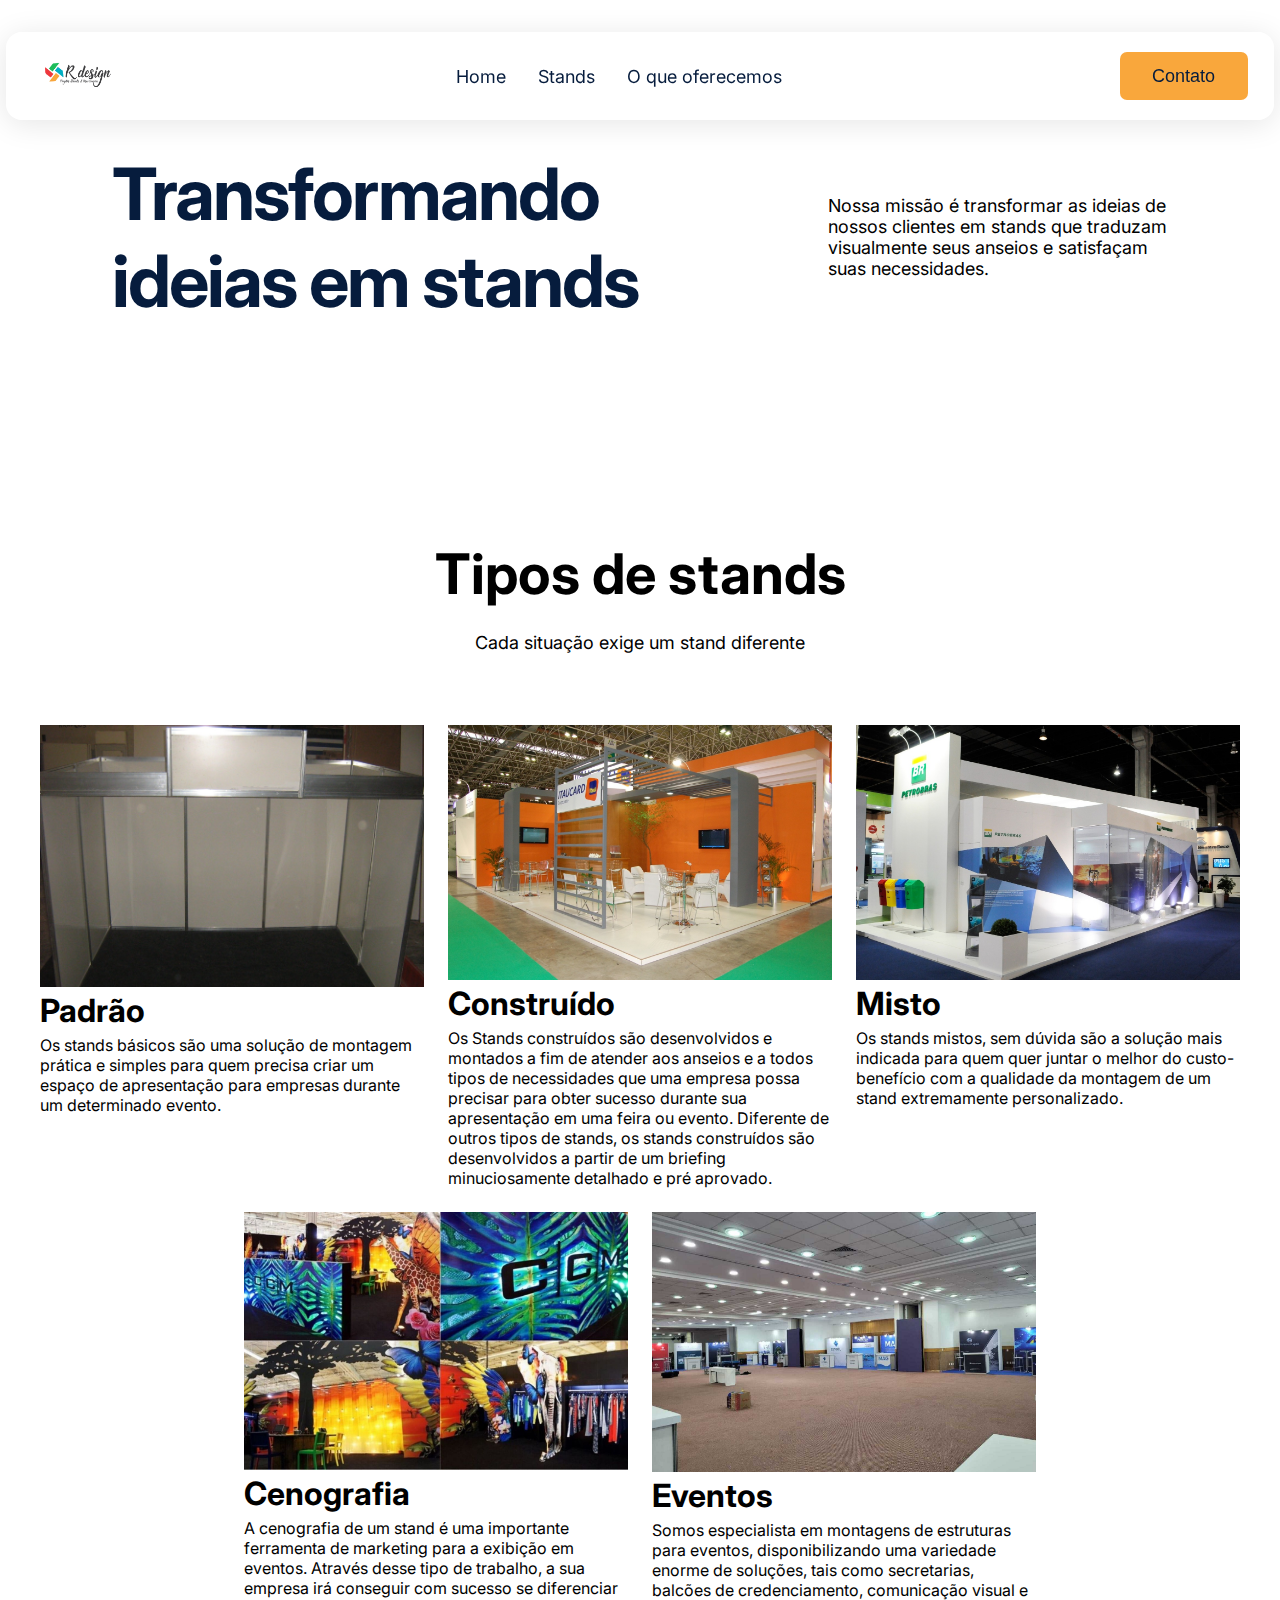
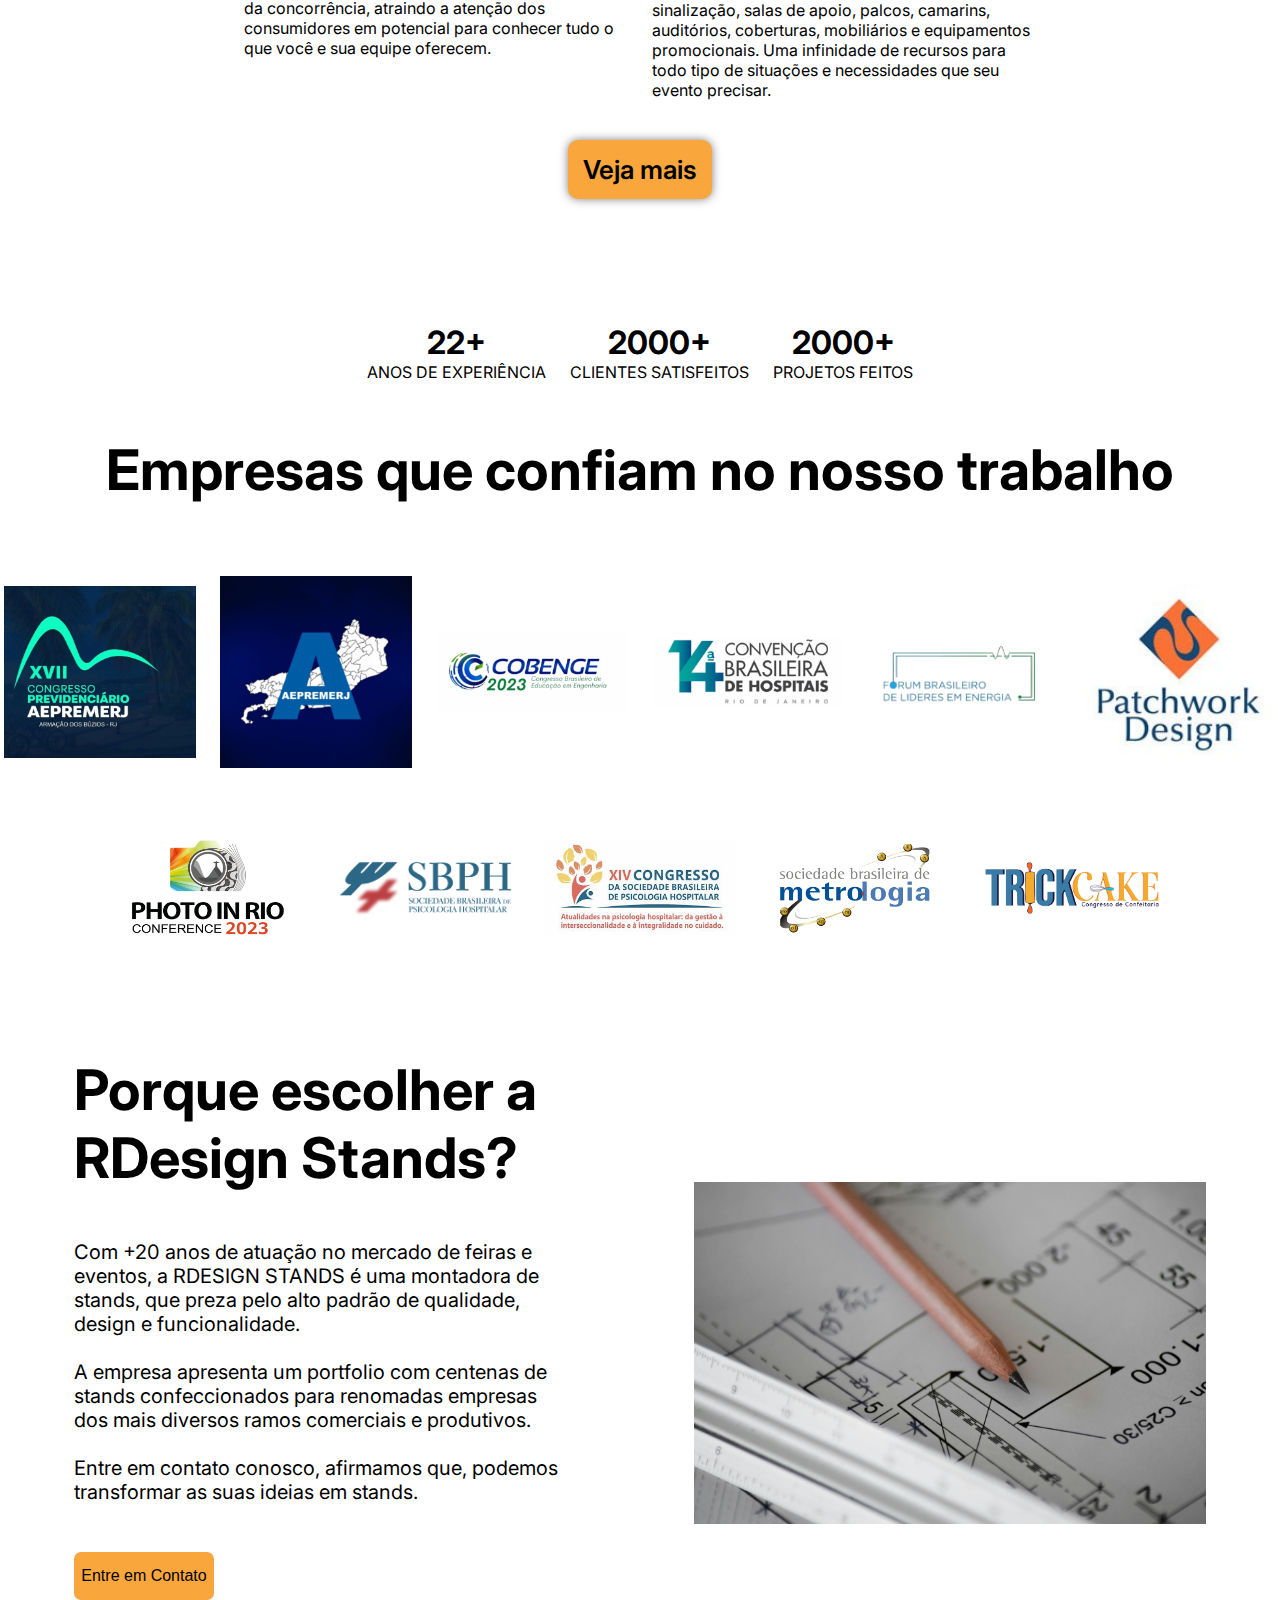
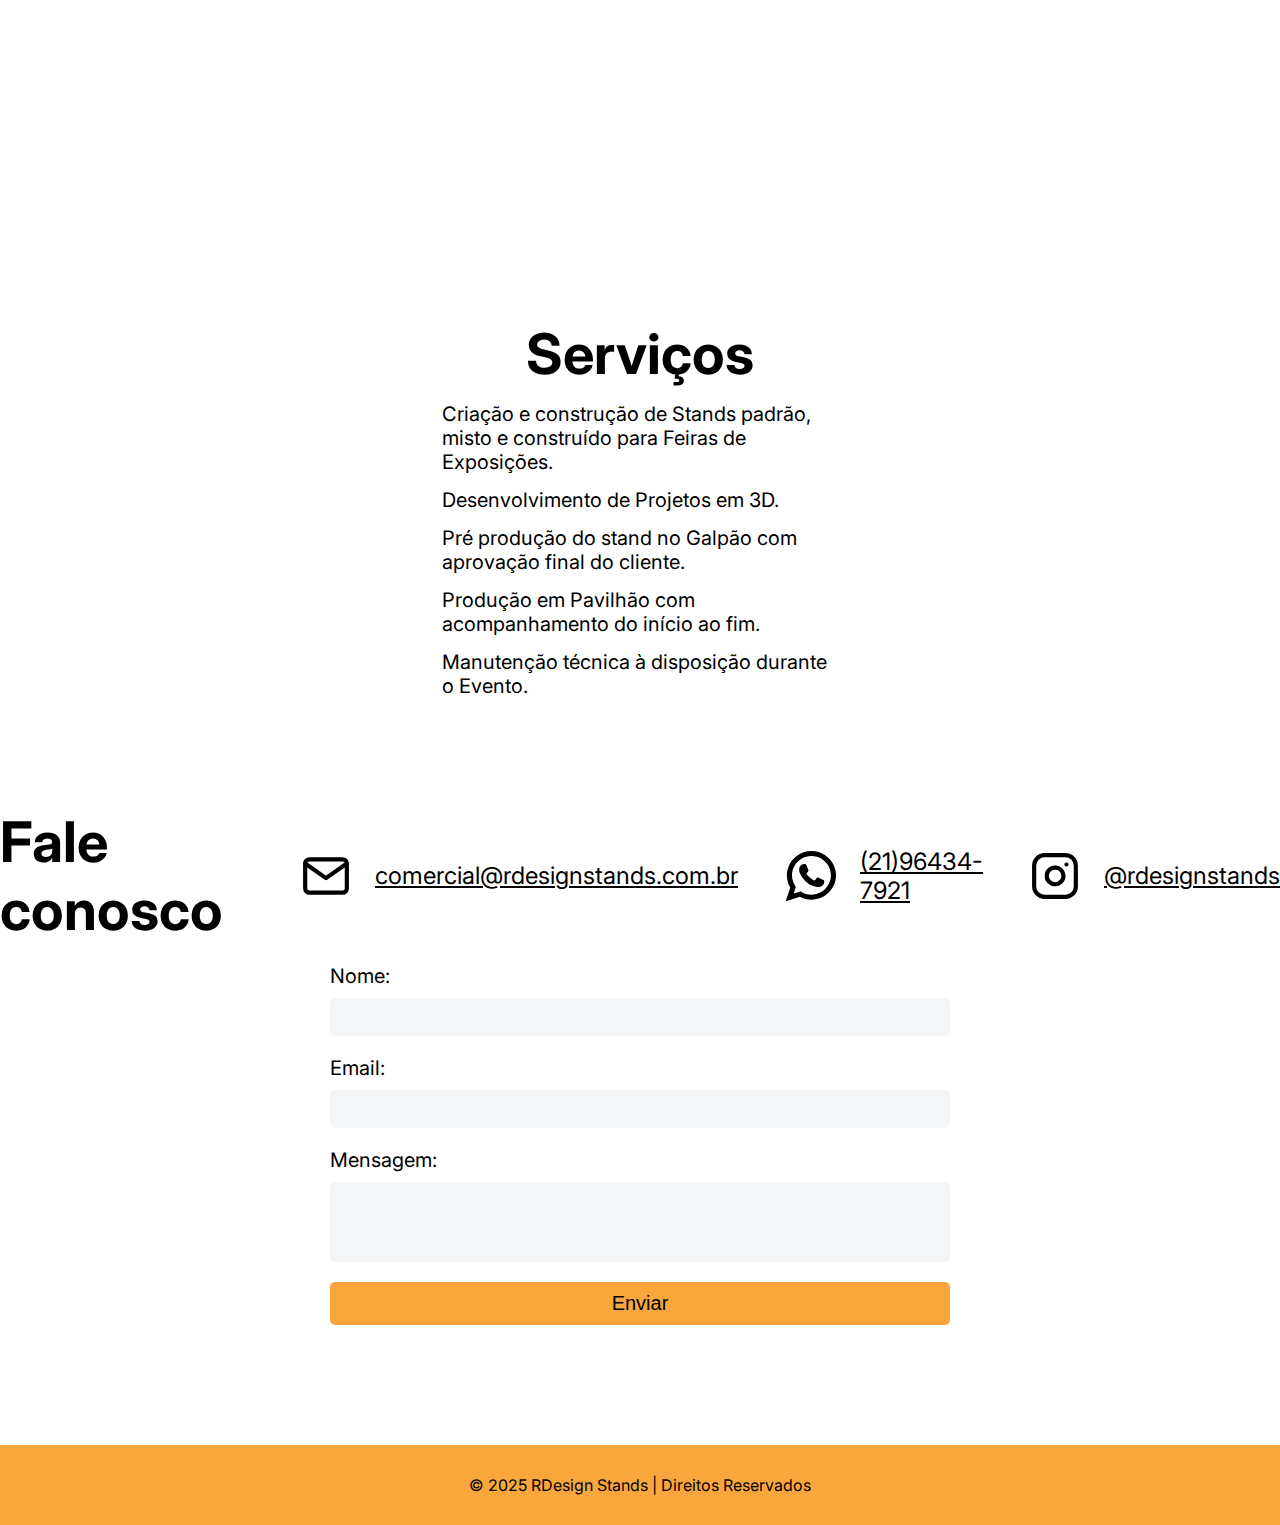
<file: index.html>
<!DOCTYPE html>
<html lang="pt-br">
  <head>
    <meta charset="UTF-8" />
    <meta name="viewport" content="width=device-width, initial-scale=1.0" />
    <link rel="stylesheet" href="style.css" />
    <link rel="icon" href="./assets/Logos/Logo_RD.png" type="image/png" />
    <link rel="preconnect" href="https://fonts.googleapis.com" />
    <link rel="preconnect" href="https://fonts.gstatic.com" crossorigin />
    <link
      href="https://fonts.googleapis.com/css2?family=Inter:wght@100..900&display=swap"
      rel="stylesheet"
    />
    <title>RDesign Stands</title>
  </head>
  <body>
    <!--Header-->
    <header id="home" class="header">
      <nav class="nav">
        <a class="logo" href=""
          ><img src="./assets/Logos/Logo_RD.png" alt="Logo"
        /></a>
        <ul class="nav-list">
          <li><a href="#home">Home</a></li>
          <li><a href="#portifolio">Stands</a></li>
          <li><a href="#services">O que oferecemos</a></li>
        </ul>
        <button class="button"><a href="#contact">Contato</a></button>
      </nav>
    </header>

    <div class="heading">
      <h1>Transformando ideias em stands</h1>
      <p>
        Nossa missão é transformar as ideias de nossos clientes em stands que
        traduzam visualmente seus anseios e satisfaçam suas necessidades.
      </p>
    </div>

    <!--Portifolio-->
    <div id="portifolio" class="portifolio">
      <h1>Tipos de stands</h1>
      <p>Cada situação exige um stand diferente</p>
    </div>

    <div class="image-container">
      <div class="stand-padrao">
        <img src="./assets/Stand Padrão.jpeg" alt="Stand Padrão" />
        <h1>Padrão</h1>
        <p>
          Os stands básicos são uma solução de montagem prática e simples para
          quem precisa criar um espaço de apresentação para empresas durante um
          determinado evento.
        </p>
      </div>
      <div class="stand-construido">
        <img src="./assets/Stand Construido.jpeg" alt="Stand construido" />
        <h1>Construído</h1>
        <p>
          Os Stands construídos são desenvolvidos e montados a fim de atender
          aos anseios e a todos tipos de necessidades que uma empresa possa
          precisar para obter sucesso durante sua apresentação em uma feira ou
          evento. Diferente de outros tipos de stands, os stands construídos são
          desenvolvidos a partir de um briefing minuciosamente detalhado e pré
          aprovado.
        </p>
      </div>
      <div class="stand-misto">
        <img src="./assets/Stand Misto.jpeg" alt="Stand misto" />
        <h1>Misto</h1>
        <p>
          Os stands mistos, sem dúvida são a solução mais indicada para quem
          quer juntar o melhor do custo-benefício com a qualidade da montagem de
          um stand extremamente personalizado.
        </p>
      </div>
      <div class="stand-cenografico">
        <img src="./assets/Stand Cenografico.jpg" alt="Stand cenografico" />
        <h1>Cenografia</h1>
        <p>
          A cenografia de um stand é uma importante ferramenta de marketing para
          a exibição em eventos. Através desse tipo de trabalho, a sua empresa
          irá conseguir com sucesso se diferenciar da concorrência, atraindo a
          atenção dos consumidores em potencial para conhecer tudo o que você e
          sua equipe oferecem.
        </p>
      </div>

      <div class="stand-evento">
        <img src="./assets/Stand Evento.jpeg" alt="Stand para eventos" />
        <h1>Eventos</h1>
        <p>
          Somos especialista em montagens de estruturas para eventos,
          disponibilizando uma variedade enorme de soluções, tais como
          secretarias, balcões de credenciamento, comunicação visual e
          sinalização, salas de apoio, palcos, camarins, auditórios, coberturas,
          mobiliários e equipamentos promocionais. Uma infinidade de recursos
          para todo tipo de situações e necessidades que seu evento precisar.
        </p>
      </div>
    </div>

    <div class="veja-mais">
      <a href="./fotos.html" target="_blank">Veja mais</a>
    </div>

    <!--Fatos-->
    <div class="fatos">
      <div class="fato1">
        <h1>22+</h1>
        <p>Anos de experiência</p>
      </div>

      <div class="fato2">
        <h1>2000+</h1>
        <p>Clientes satisfeitos</p>
      </div>

      <div class="fato3">
        <h1>2000+</h1>
        <p>Projetos feitos</p>
      </div>
    </div>

    <!--Company's-->
    <div class="company">
      <h1>Empresas que confiam no nosso trabalho</h1>
    </div>

    <div class="company-container">
      <img src="./assets/Logos/Aepremerj 2.jpg" alt="" />
      <img src="./assets/Logos/AEPREMERJ.jpg" alt="" />
      <img src="./assets/Logos/COBENGE.jpg" alt="" />
      <img src="./assets/Logos/Convencao hospitais.jpg" alt="" />
      <img
        src="./assets/Logos/Forum Brasileiro de Lider em Energia.png"
        alt=""
      />
      <img src="./assets/Logos/Patchwork2.jpg" alt="" />
      <img src="./assets/Logos/PHOTO IN RIO CONFERENCE.png" alt="" />
      <img src="./assets/Logos/SBPH.png" alt="" />
      <img src="./assets/Logos/Sociedade brasileira de psicologia.jpg" alt="" />
      <img src="./assets/Logos/Sociedade brasileira.png" alt="" />
      <img src="./assets/Logos/TRICK CAKE.png" alt="" />
    </div>

    <!--Porque escolher a JS?-->
    <div class="choosejs-container">
      <div class="choosejs-text">
        <h1>Porque escolher a RDesign Stands?</h1>
        <p>
          Com +20 anos de atuação no mercado de feiras e eventos, a RDESIGN
          STANDS é uma montadora de stands, que preza pelo alto padrão de
          qualidade, design e funcionalidade.
          <br /><br />
          A empresa apresenta um portfolio com centenas de stands confeccionados
          para renomadas empresas dos mais diversos ramos comerciais e
          produtivos.
          <br /><br />
          Entre em contato conosco, afirmamos que, podemos transformar as suas
          ideias em stands.
        </p>
        <button class="contact-button">
          <a href="#contact">Entre em Contato</a>
        </button>
      </div>
      <img src="./assets/Images/pq escolher a js.jpg" alt="" />
    </div>

    <!--Serviços-->
    <div id="services" class="services">
      <div class="services-text">
        <h1>Serviços</h1>
        <p>
          Criação e construção de Stands padrão, misto e construído para Feiras
          de Exposições.
        </p>
        <p>Desenvolvimento de Projetos em 3D.</p>
        <p>Pré produção do stand no Galpão com aprovação final do cliente.</p>
        <p>Produção em Pavilhão com acompanhamento do início ao fim.</p>
        <p>Manutenção técnica à disposição durante o Evento.</p>
      </div>
    </div>

    <!--Fale conosco-->
    <div id="contact" class="talk-to-us">
      <h1>Fale conosco</h1>
      <a href="mailto:comercial@rdesignstands.com.br" target="_blank">
        <img src="./assets/Svg/mail.svg" alt="" />comercial@rdesignstands.com.br
      </a>

      <a href="https://wa.me/5521964347921" target="_blank">
        <img src="./assets/Svg/whatsapp-svgrepo-com.svg" alt="" />(21)96434-7921
      </a>

      <a href="https://www.instagram.com/rdesignstands/" target="_blank">
        <img src="./assets/Svg/instagram.svg" alt="" />@rdesignstands
      </a>
    </div>

    <!--Contato-->
    <div class="contact-form">
      <form
        action="https://formsubmit.co/comercial@rdesignstands.com.br"
        method="POST"
      >
        <label for="name">Nome:</label>
        <input type="text" name="text" required="" />
        <label for="email">Email:</label>
        <input type="email" id="email" name="email" required="" />
        <label for="message">Mensagem:</label>
        <textarea id="message" name="message" required=""></textarea>
        <button type="submit">Enviar</button>
      </form>
    </div>

    <footer>
      <p>© 2025 RDesign Stands | Direitos Reservados</p>
    </footer>
  </body>
</html>
</file>
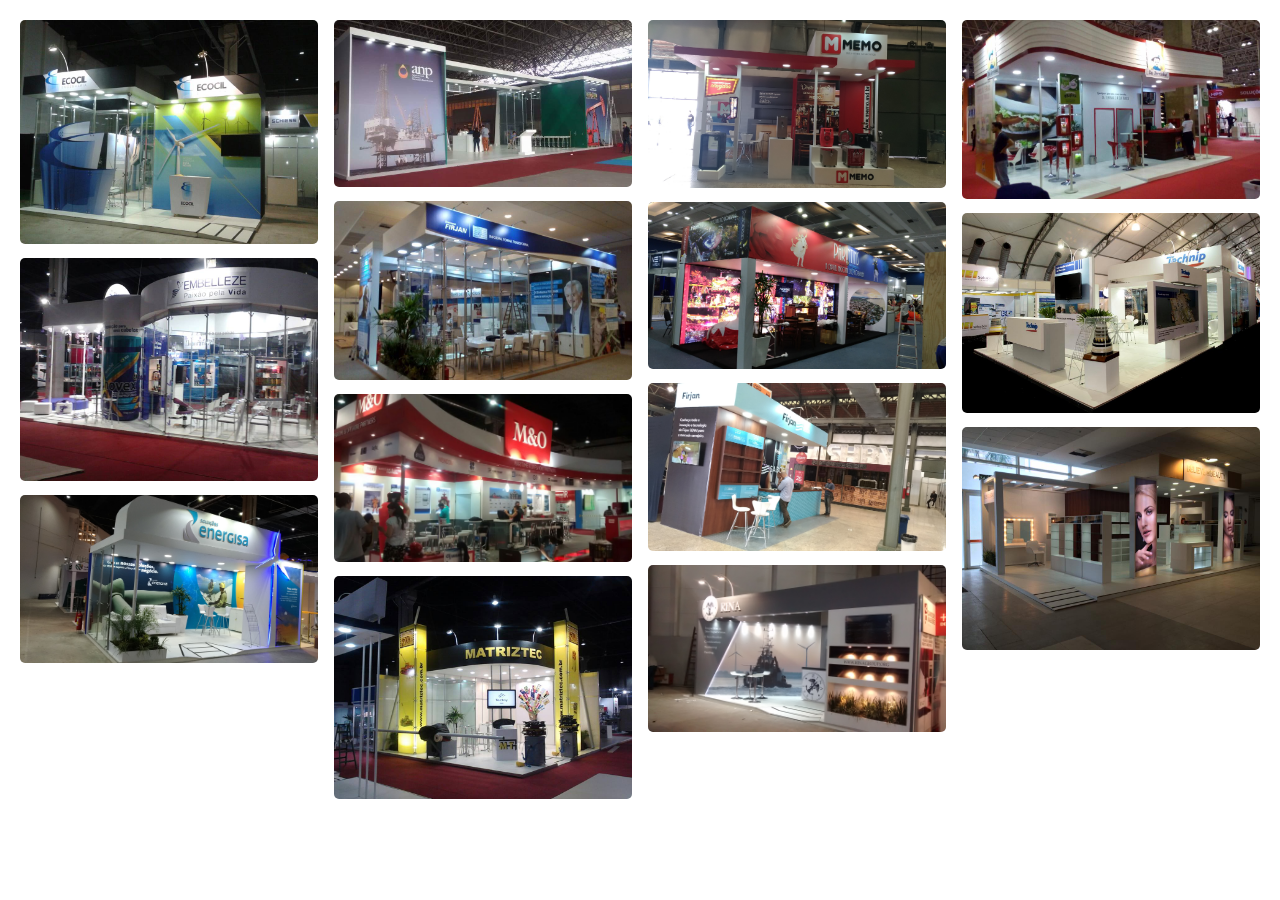
<file: fotos.html>
<!DOCTYPE html>
<html lang="pt-br">
  <head>
    <meta charset="UTF-8" />
    <meta name="viewport" content="width=device-width, initial-scale=1.0" />
    <link rel="icon" href="./assets/Logos/Logo-JS.png" type="image/png" />
    <link rel="stylesheet" href="fotos.css" />
    <title>Stands</title>
  </head>
  <body>
    <div>
      <section>
        <img src="./assets/Stands/Ecocil.jpg" alt="" />
        <img src="./assets/Stands/embellezze.jpg" alt="" />
        <img src="./assets/Stands/Energisa_2018 (2).jpg" alt="" />
        <img src="./assets/Stands/FB_IMG_1532992043109.jpg" alt="" />
        <img src="./assets/Stands/Firjan.jpg" alt="" />
        <img src="./assets/Stands/M&O.jpg" alt="" />
        <img src="./assets/Stands/Matriztec.jpg" alt="" />
        <img src="./assets/Stands/Memo_2018 (1).jpg" alt="" />
        <img src="./assets/Stands/P_20180726_111953_vHDR_Auto.jpg" alt="" />
        <img src="./assets/Stands/P_20180905_104802_vHDR_Auto_1.jpg" alt="" />
        <img src="./assets/Stands/Rina.jpg" alt="" />
        <img src="./assets/Stands/Tapioca da Terrinha.jpg" alt="" />
        <img src="./assets/Stands/Technip.JPG" alt="" />
        <img src="./assets/Stands/Venancio.jpg" alt="" />
      </section>
    </div>
  </body>
</html>
</file>
<file: style.css>
* {
  margin: 0;
  padding: 0;
  box-sizing: border-box;
}

body {
  font-family: "Inter", sans-serif;
  background-color: #fff;
}

a {
  text-decoration: none;
}

html {
  scroll-behavior: smooth;
}

.header {
  padding-inline: 16px;
  display: flex;
  justify-content: center;
}

.nav {
  position: fixed;
  top: 32px;
  width: 99%;
  height: 88px;
  margin-inline: auto;
  display: flex;
  justify-content: space-between;
  align-items: center;
  z-index: 1;
  background: rgba(255, 255, 255, 0.05);
  border-radius: 16px;
  box-shadow: 0 4px 30px rgba(0, 0, 0, 0.1);
  backdrop-filter: blur(5.1px);
  -webkit-backdrop-filter: blur(5.1px);
}

.logo img {
  width: 80px;
  margin-left: 32px;
}

.nav-list {
  display: flex;
  gap: 32px;
  list-style: none;
}

.nav-list li {
  align-items: center;
  transition: all 0.3s;
}

.nav-list li:hover {
  transform: scale(1.1);
}

.nav-list a {
  font-size: 18px;
  color: #061c3d;
  padding-block: 16px;
}

.nav-list a:hover {
  color: #f9a73c;
}

.button {
  width: 128px;
  height: 48px;
  margin-right: 26px;
  background-color: #f9a73c;
  gap: 10px;
  border-radius: 7px;
  border: none;
  transition: all 0.3s;
}
.button a {
  font-size: 18px;
  color: #061c3d;
  padding-block: 18px;
  padding: 16px 30px 16px 30px;
}

.button:hover {
  background-color: #f9a73c;
  transform: scale(1.1);
}

.heading {
  display: flex;
  align-items: center;
  justify-content: center;
  padding-top: 150px;
  padding-bottom: 96px;
  gap: 136px;
}

.heading h1 {
  color: #061c3d;
  font-size: 72px;
  font-weight: bold;
  letter-spacing: -2px;
  width: 580px;
}

.heading p {
  font-size: 18px;
  width: 340px;
}

.portifolio {
  display: flex;
  flex-direction: column;
  align-items: center;
  gap: 24px;
  padding-top: 120px;
  padding-bottom: 72px;
}

.portifolio h1 {
  font-size: 56px;
  font-weight: bold;
}

.portifolio p {
  font-size: 18px;
  font-weight: 400;
}

.image-container {
  display: flex;
  justify-content: center;
  flex-wrap: wrap;
  gap: 24px;
  margin: auto;
}

.image-container img {
  width: 100%;
}

.image-container p {
  font-size: 16px;
}

.image-container h1 {
  padding-bottom: 5px;
}

.stand-padrao,
.stand-construido,
.stand-misto,
.stand-cenografico,
.stand-evento {
  width: 18%;
}

.veja-mais {
  display: flex;
  justify-content: center;
  padding-top: 40px;
  padding-bottom: 124px;
}

.veja-mais a {
  background-color: #f9a73c;
  color: #000000;
  font-size: 26px;
  font-weight: 600;
  font-style: normal;
  text-decoration: none;
  padding: 14px 15px;
  border: 0px solid #000;
  border-radius: 10px;
  display: inline-block;
  box-shadow: 0px 0px 10px 0px rgba(0, 0, 0, 0.5);
  transition: all 0.3s;
}

.veja-mais a:hover {
  background-color: #f9a73c;
  transform: scale(1.1);
}

.fatos {
  display: flex;
  justify-content: center;
  gap: 24px;
  text-transform: uppercase;
  padding-bottom: 54px;
}

.fato1 {
  display: flex;
  flex-direction: column;
  align-items: center;
}

.fato2 {
  display: flex;
  flex-direction: column;
  align-items: center;
}

.fato3 {
  display: flex;
  flex-direction: column;
  align-items: center;
}

.company {
  display: flex;
  justify-content: center;
  align-items: center;
  margin-bottom: 72px;
}

.company h1 {
  font-size: 56px;
  font-weight: bold;
}

.company-container {
  display: flex;
  justify-content: center;
  align-items: center;
  margin-bottom: 72px;
  width: 100%;
  flex-direction: row;
  flex-wrap: wrap;
  gap: 24px;
}

.company-container img {
  width: 15%;
}

.choosejs-container {
  display: flex;
  justify-content: center;
  align-items: center;
  gap: 120px;
}

.choosejs-text {
  display: flex;
  flex-direction: column;
  width: 500px;
  gap: 48px;
}

.choosejs-text h1 {
  font-size: 56px;
  font-weight: bold;
}

.choosejs-text p {
  font-size: 20px;
}

.choosejs-container img {
  width: 40%;
}

.contact-button {
  width: 140px;
  height: 48px;
  margin-bottom: 50px;
  margin-right: 26px;
  background-color: #f9a73c;
  border-radius: 7px;
  border: none;
  transition: all 0.3s;
}

.contact-button a {
  font-size: 16px;
  color: #000000;
  padding-block: 18px;
}

.contact-button:hover {
  background-color: #f9a73c;
  transform: scale(1.1);
}

.services {
  display: flex;
  justify-content: center;
  align-items: center;
  margin-top: 110px;
  padding: 10px;
  width: 100%;
}

.services-text {
  display: flex;
  justify-content: center;
  align-items: center;
  padding-top: 150px;
  gap: 14px;
  flex-direction: column;
}

.services-text h1 {
  font-size: 56px;
  display: flex;
  align-items: center;
}

.services-text p {
  font-size: 20px;
  width: 50%;
  display: flex;
  align-items: center;
}

/*Fale conosco*/
.talk-to-us {
  display: flex;
  justify-content: center;
  padding-top: 100px;
  gap: 48px;
}

.talk-to-us h1 {
  display: flex;
  font-size: 56px;
}

.talk-to-us a {
  display: flex;
  align-items: center;
  gap: 24px;
  font-size: 24px;
  color: #000;
  text-decoration: underline;
}

.talk-to-us img {
  width: 50px;
}

/* Contato */
.contact-form {
  display: flex;
  padding: 20px;
  border-radius: 10px;
  flex-direction: column;
  justify-content: center;
  align-items: center;
}

.contact-form label {
  color: black;
}

.contact-form .heading {
  font-size: 24px;
  color: black;
  margin-bottom: 12px;
  font-weight: bold;
  display: block;
}

.contact-form form {
  display: flex;
  width: 50%;
  flex-direction: column;
  font-size: 20px;
}

.contact-form label {
  margin-bottom: 10px;
}

textarea {
  resize: none;
  height: 80px;
}

.contact-form input,
.contact-form textarea {
  background-color: #f5f6f7;
  padding: 10px;
  border: none;
  border-radius: 5px;
  margin-bottom: 20px;
  font-size: 16px;
}

.contact-form input:focus,
.contact-form textarea:focus {
  outline: none;
  box-shadow: 0 0 5px #f9a73c;
  transform: scale(1.05);
  transition: transform 0.3s ease-in-out;
}

.contact-form button[type="submit"] {
  background-color: #f9a73c;
  color: #000;
  border: none;
  border-radius: 5px;
  padding: 10px 20px;
  font-size: 20px;
  cursor: pointer;
}

.contact-form button[type="submit"]:hover {
  transform: scale(1.1);
  transition: transform 0.3s ease-in-out;
  background-color: #f9a73c;
}

footer {
  display: flex;
  justify-content: center;
  align-items: center;
  width: 100%;
  height: 80px;
  margin-top: 100px;
  background-color: #f9a73c;
  color: #000;
}

@media screen and (min-width: 320px) and (max-width: 480px) {
  .nav {
    width: 90%;
  }

  .nav-list {
    display: none;
    justify-content: space-between;
  }

  .heading {
    display: flex;
    flex-direction: column;
    gap: 36px;
  }

  .heading h1 {
    font-size: 40px;
    width: 90%;
    text-align: center;
  }

  .heading p {
    width: 90%;
    text-align: center;
  }

  .portifolio {
    padding-top: 0;
  }

  .portifolio h1 {
    text-align: center;
    font-size: 40px;
  }

  .stand-padrao,
  .stand-construido,
  .stand-misto,
  .stand-cenografico,
  .stand-evento {
    display: flex;
    align-items: center;
    justify-content: center;
    flex-wrap: wrap;
    width: 90%;
  }

  .stand-padrao img,
  .stand-construido img,
  .stand-misto img,
  .stand-cenografico img,
  .stand-evento img {
    width: 100%;
  }

  .fatos {
    display: flex;
    flex-direction: column;
    gap: 24px;
  }

  .veja-mais a {
    font-size: 20px;
    display: flex;
    justify-content: center;
    align-items: center;
  }

  .company h1 {
    font-size: 40px;
    font-weight: bold;
    text-align: center;
  }

  .choosejs-container {
    display: block;
    padding: 0;
  }

  .company-container img {
    width: 40%;
  }

  .choosejs-container img {
    display: none;
  }

  .choosejs-text {
    width: 100%;
    display: flex;
    justify-content: center;
    align-items: center;
    padding: 16px;
  }

  .choosejs-text h1 {
    font-size: 40px;
  }

  .contact-button {
    width: 60%;
  }

  .contact-button a {
    font-size: 20px;
  }

  .services {
    margin: 0;
  }

  .services-text {
    padding-top: 0;
  }

  .services-text h1 {
    font-size: 40px;
  }

  .services-text p {
    width: 100%;
  }

  .talk-to-us {
    display: flex;
    justify-content: flex-start;
    flex-direction: column;
    margin: 0 10px;
    gap: 20px;
  }

  .talk-to-us h1 {
    display: flex;
    justify-content: center;
    align-items: center;
    font-size: 40px;
  }

  .talk-to-us a {
    font-size: 20px;
  }

  .contact-form {
    font-size: 18px;
    padding-top: 80px;
  }

  .contact-form form {
    width: 100%;
  }
}

@media screen and (min-width: 768px) and (max-width: 1024px) {
  .heading {
    gap: 10px;
    margin: 15px;
  }

  .heading h1 {
    font-size: 50px;
    width: 55%;
  }

  .image-container img {
    height: 50%;
  }

  .stand-padrao,
  .stand-construido,
  .stand-misto,
  .stand-cenografico,
  .stand-evento {
    width: 40%;
  }

  .veja-mais a {
    font-size: 32px;
    display: flex;
    justify-content: center;
    align-items: center;
  }

  .company h1 {
    font-size: 50px;
    font-weight: bold;
    text-align: center;
  }

  .company-container img {
    width: 20%;
  }

  .choosejs-container {
    display: flex;
    padding: 0;
    flex-direction: column;
    align-items: center;
  }

  .choosejs-container img {
    display: none;
  }

  .choosejs-text {
    width: 90%;
    display: flex;
    justify-content: center;
    align-items: center;
    padding: 16px;
  }

  .talk-to-us {
    display: flex;
    flex-direction: column;
    align-items: center;
    justify-content: center;
  }

  .contact-form form {
    width: 100%;
    font-size: 20px;
  }
}

@media screen and (min-width: 1024px) and (max-width: 1440px) {
  .stand-padrao,
  .stand-construido,
  .stand-misto,
  .stand-cenografico,
  .stand-evento {
    width: 30%;
  }
}
</file>
<file: fotos.css>
* {
  margin: 0;
  padding: 0;
  box-sizing: border-box;
}

body {
  background-color: #fff;
  padding: 20px;
}

section {
  column-count: 4;
  column-gap: 10;
}

img {
  width: 100%;
  border-radius: 5px;
  margin-bottom: 10px;
}

@media screen and (min-width: 320px) and (max-width: 480px) {
  section {
    column-count: 1;
  }
}

@media screen and (min-width: 768px) and (max-width: 1024px) {
  section {
    column-count: 2;
  }
}
</file>
